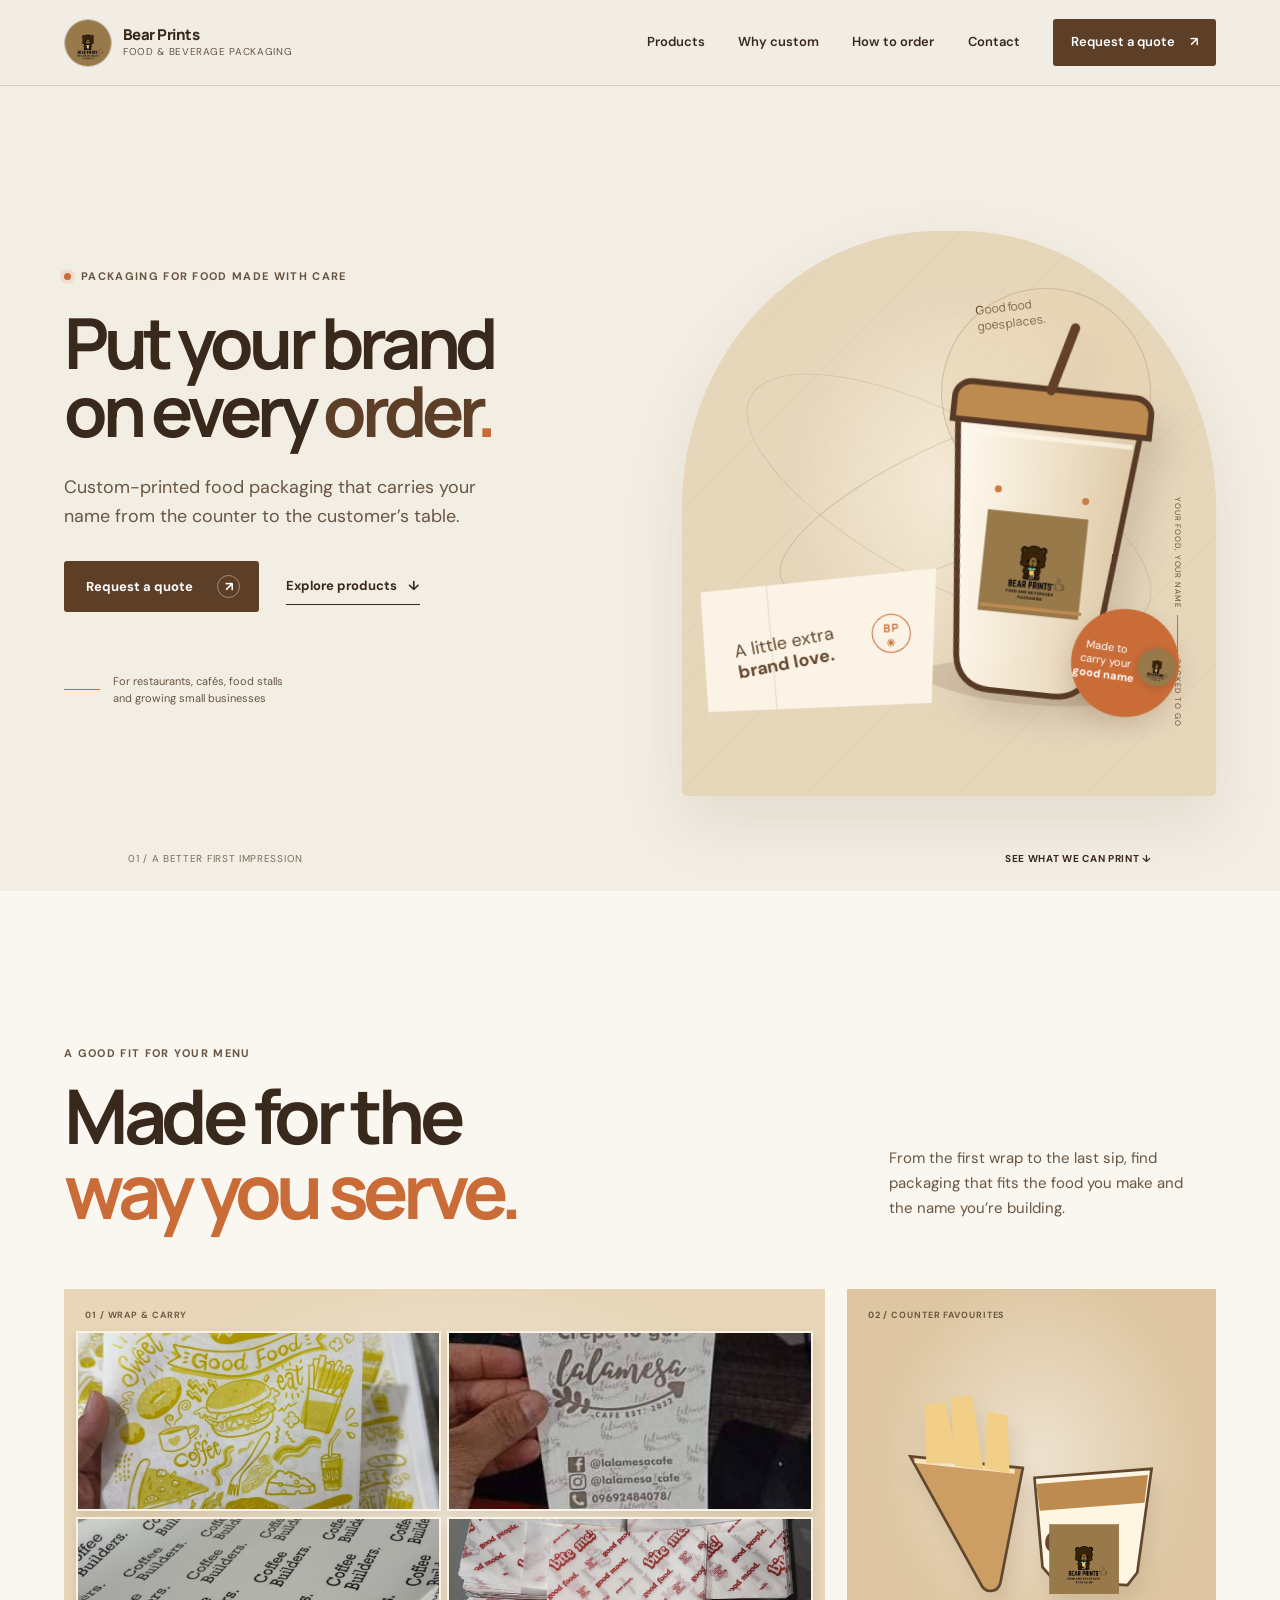
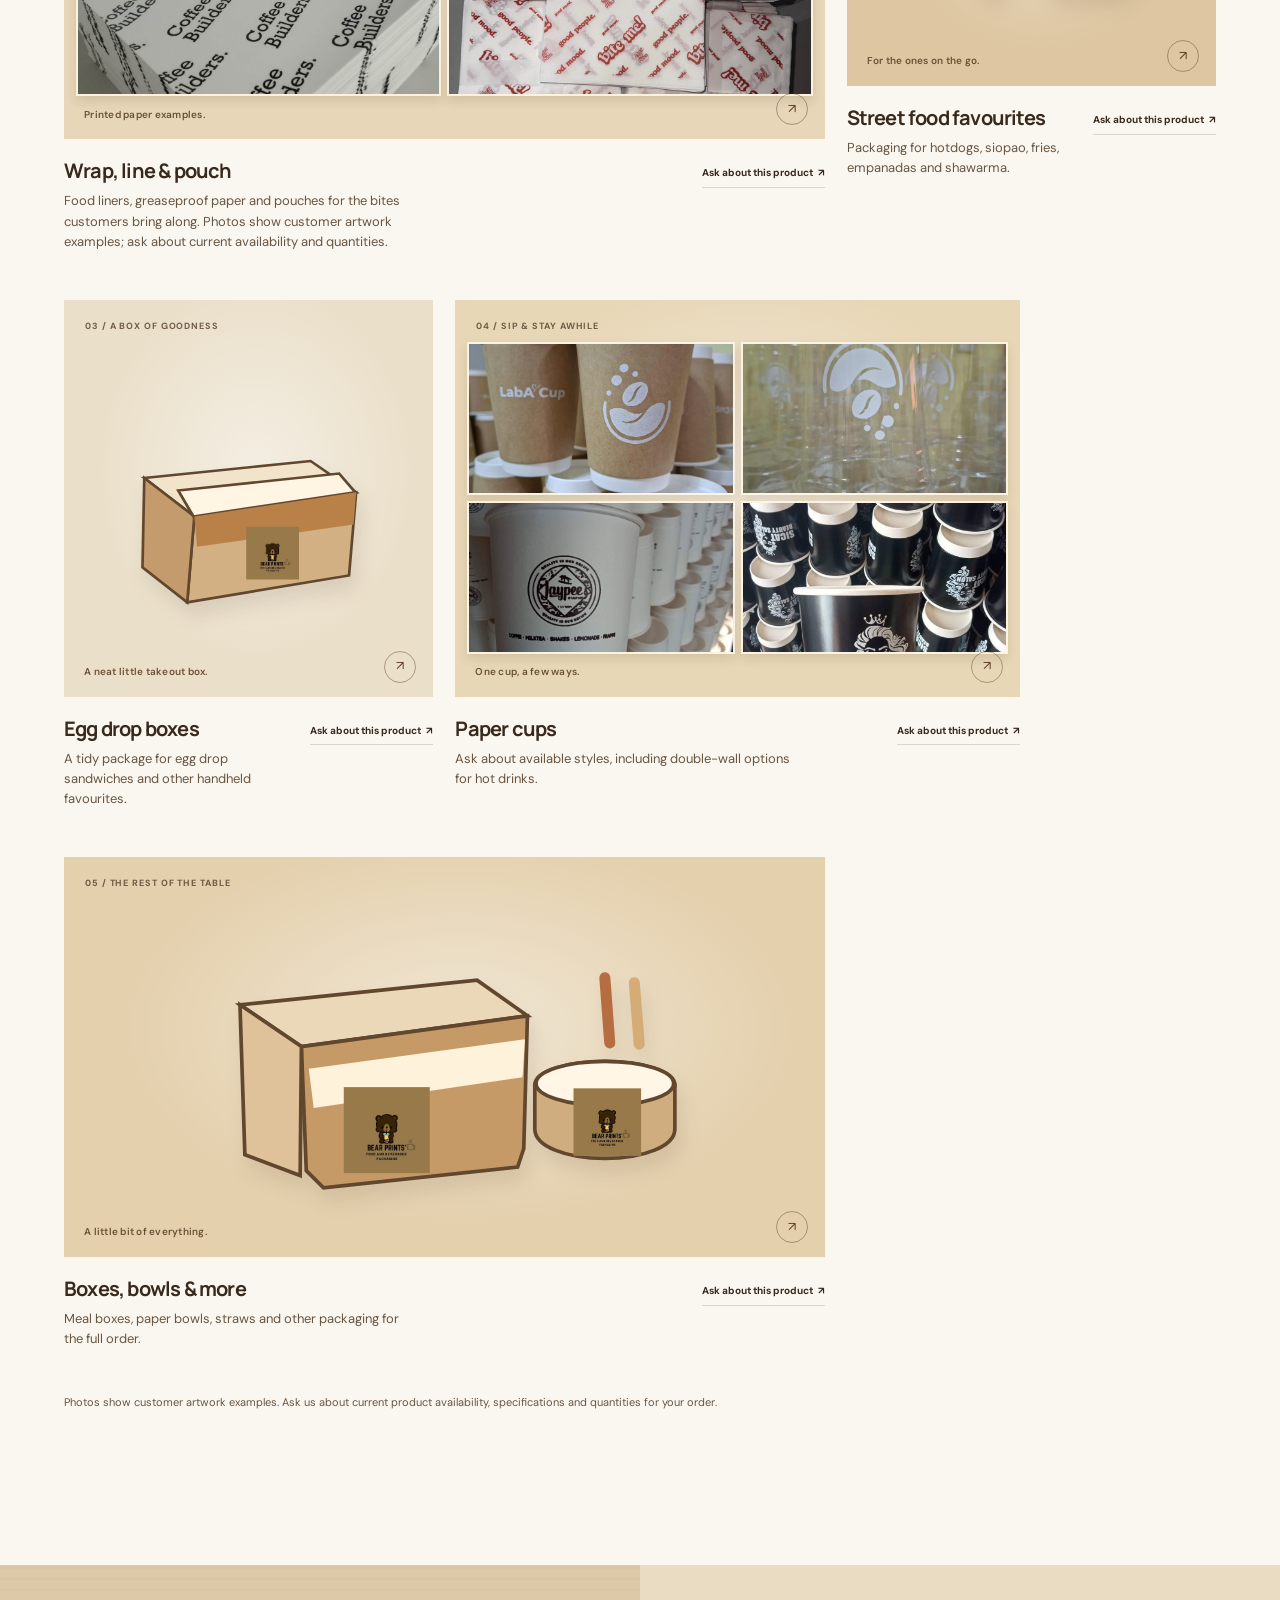
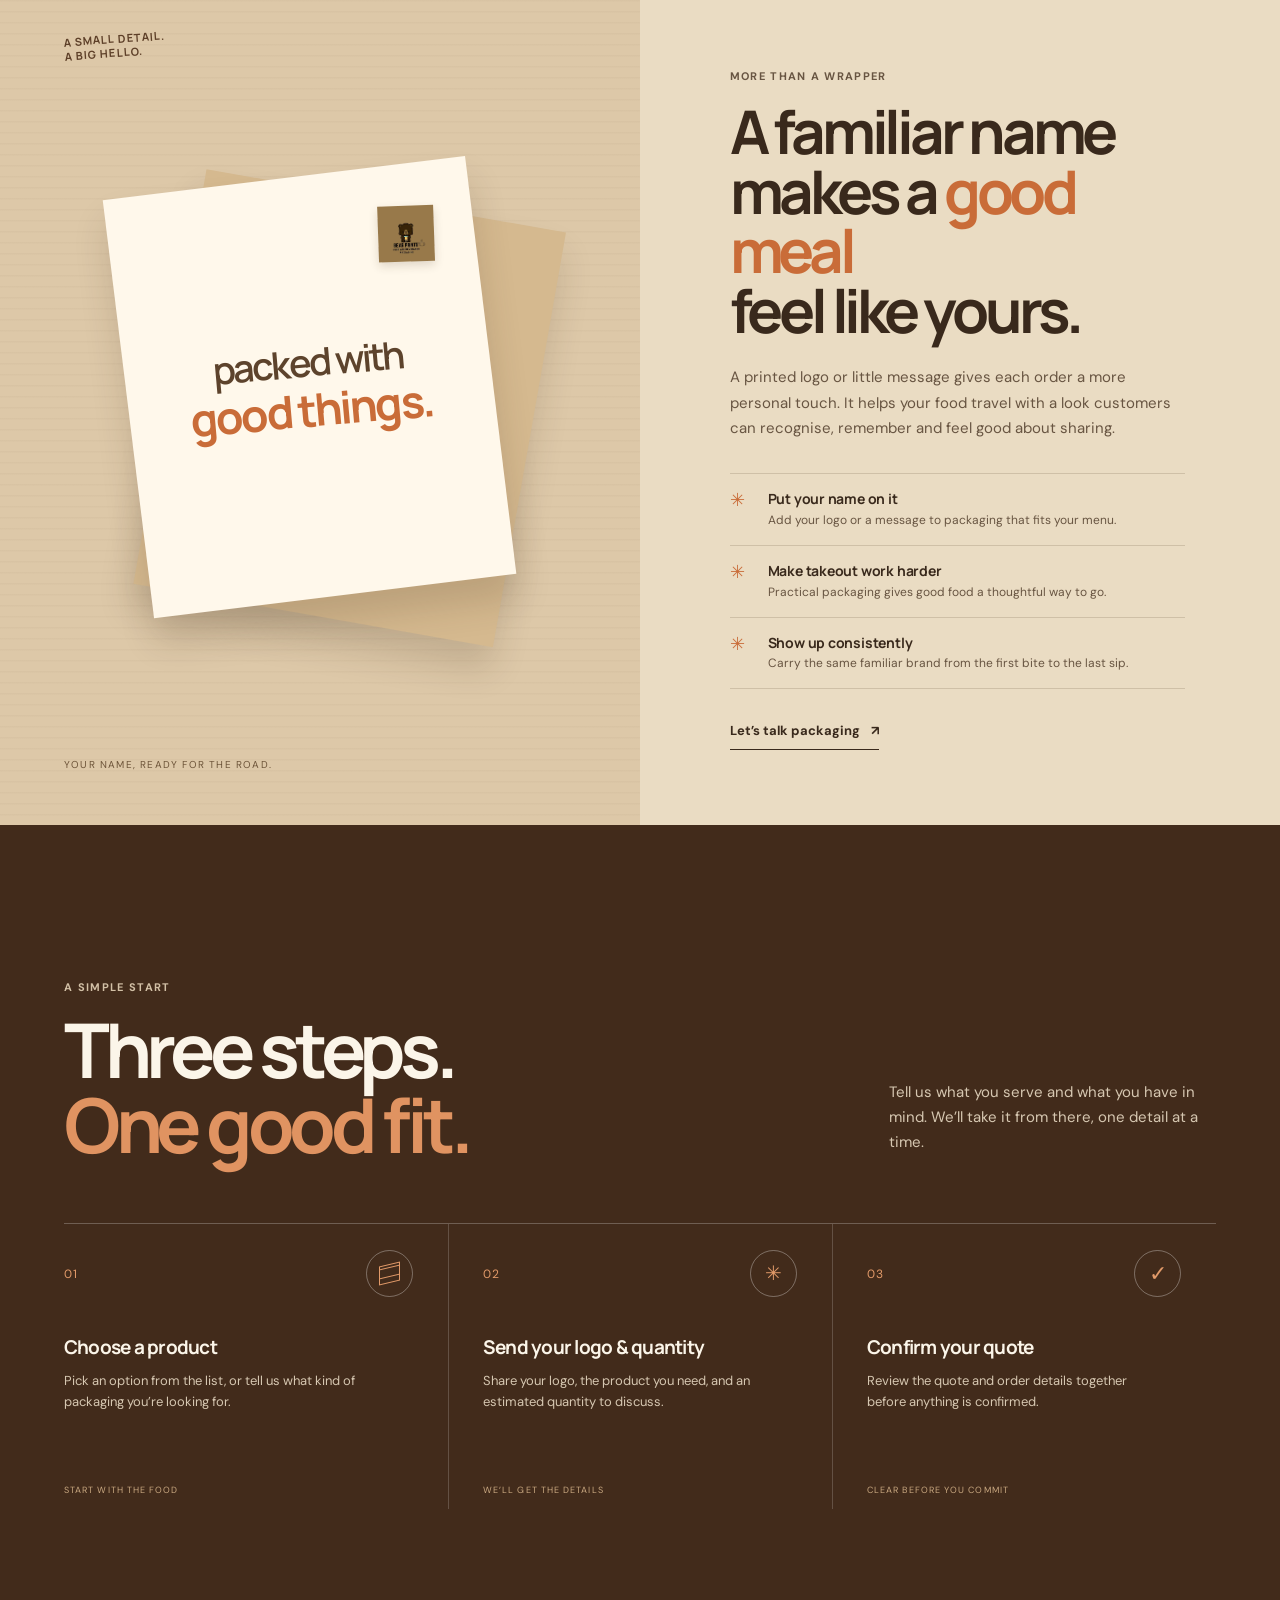
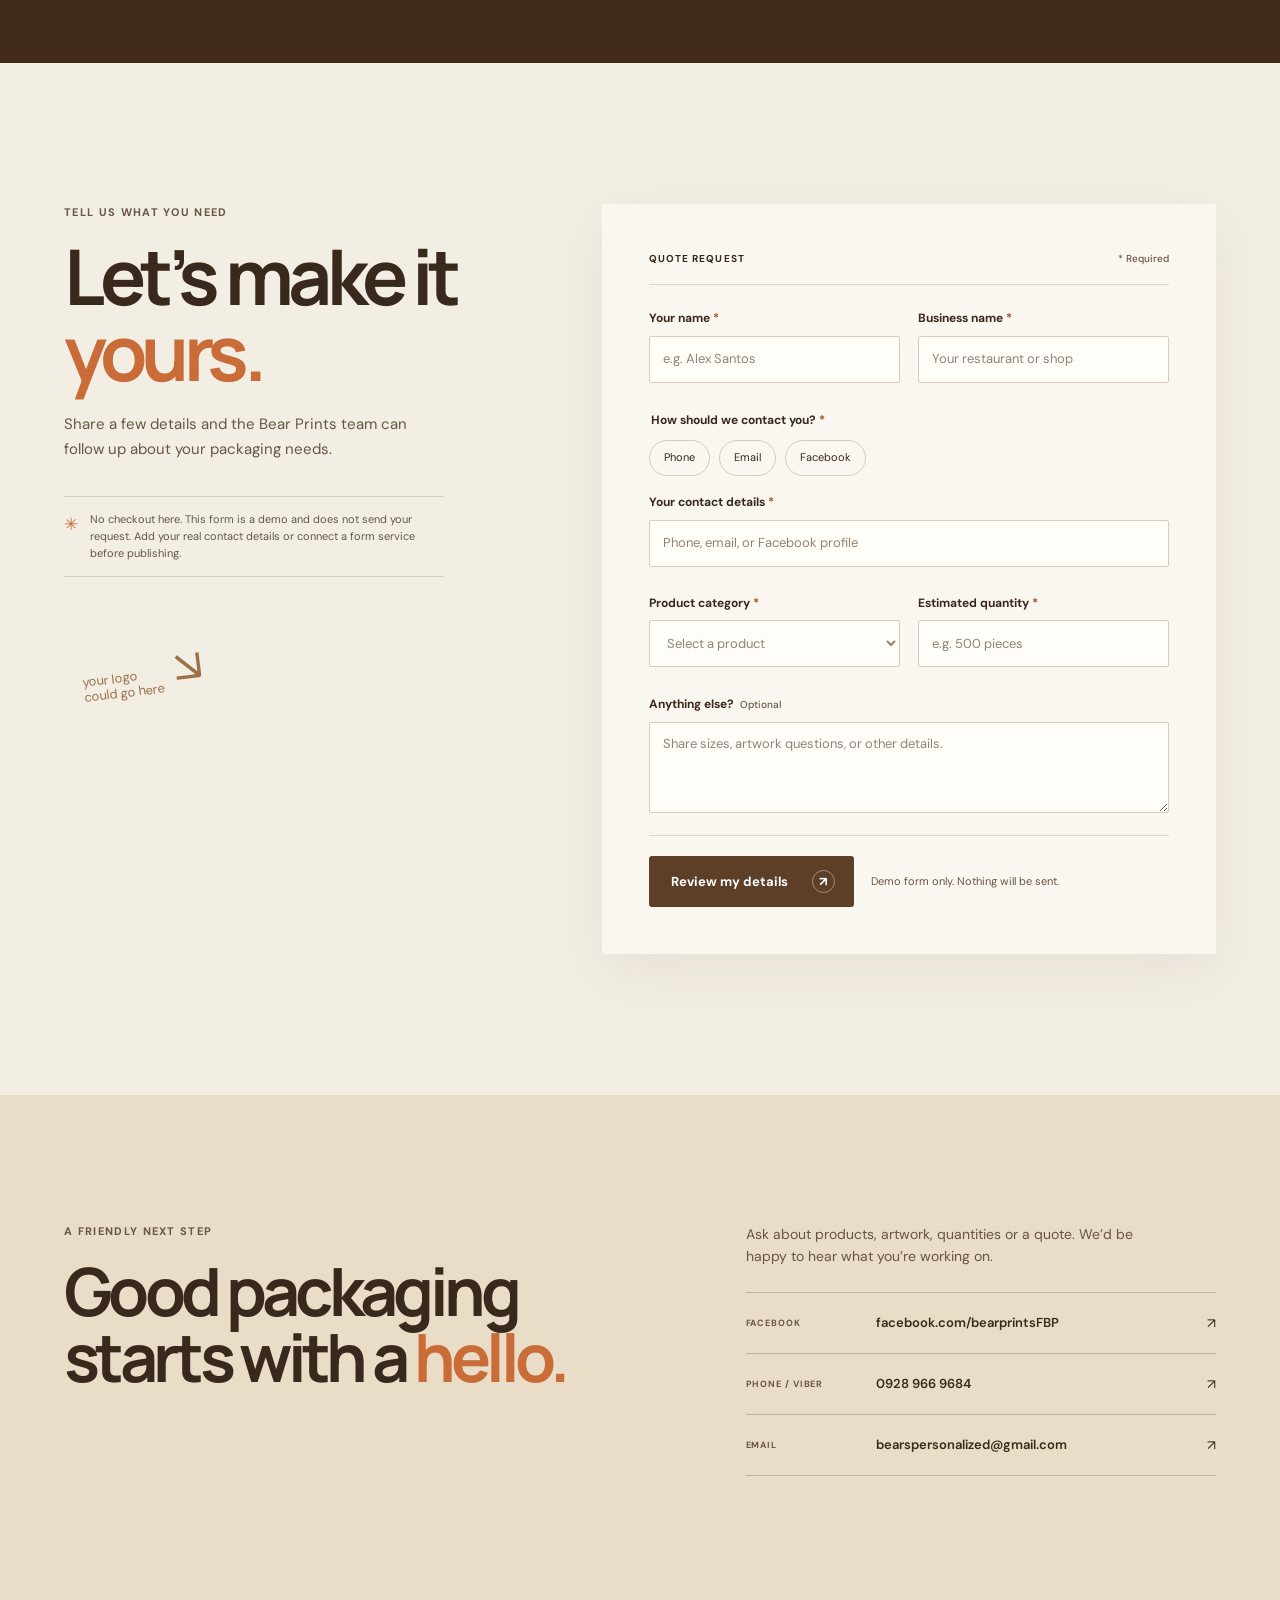
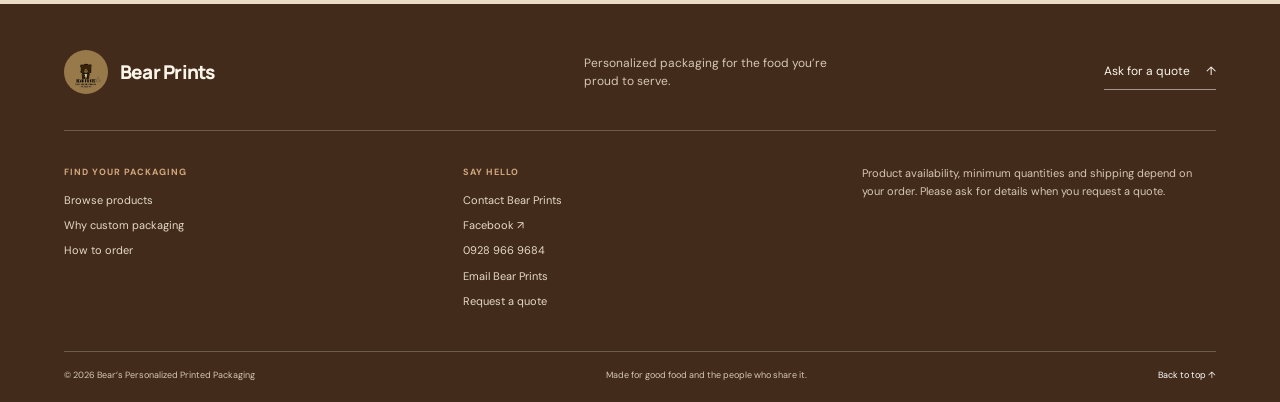
<file: index.html>
<!doctype html>
<html lang="en-PH">
<head>
  <meta charset="utf-8">
  <meta name="viewport" content="width=device-width, initial-scale=1">
  <meta name="theme-color" content="#f3eee4">
  <meta name="description" content="Custom-printed food packaging for restaurants, cafés, food stalls, and small businesses in the Philippines. Ask Bear Prints for a quote.">
  <meta property="og:type" content="website">
  <meta property="og:title" content="Bear Prints | Packaging with your name on it">
  <meta property="og:description" content="Custom-printed food packaging for the brands people take home.">
  <meta property="og:image" content="https://bearprints.example/assets/bear-prints-logo.jpg">
  <meta property="og:url" content="https://bearprints.example/">
  <link rel="canonical" href="https://bearprints.example/">
  <link rel="icon" href="assets/bear-prints-logo.jpg" type="image/jpeg">
  <link rel="preconnect" href="https://fonts.googleapis.com">
  <link rel="preconnect" href="https://fonts.gstatic.com" crossorigin>
  <link href="https://fonts.googleapis.com/css2?family=DM+Sans:wght@400;500;600;700&family=Manrope:wght@500;600;700;800&display=swap" rel="stylesheet">
  <link rel="stylesheet" href="styles.css">
  <title>Bear Prints | Packaging with your name on it</title>
  <script type="application/ld+json">
  {"@context":"https://schema.org","@type":"Organization","name":"Bear’s Personalized Printed Packaging","alternateName":"Bear Prints","description":"Custom-printed food and beverage packaging supplier in the Philippines.","logo":"https://bearprints.example/assets/bear-prints-logo.jpg","url":"https://bearprints.example/"}
  </script>
</head>
<body>
  <a class="skip-link" href="#main">Skip to content</a>
  <header class="site-header" id="top">
    <a class="brand" href="#top" aria-label="Bear Prints home">
      <img src="assets/bear-prints-logo.jpg" alt="Bear Prints bear mascot holding a drink" width="500" height="500">
      <span class="brand-copy"><strong>Bear Prints</strong><small>Food & beverage packaging</small></span>
    </a>
    <button class="menu-toggle" type="button" aria-expanded="false" aria-controls="primary-nav"><span class="menu-icon" aria-hidden="true"></span><span class="menu-label">Menu</span></button>
    <nav class="primary-nav" id="primary-nav" aria-label="Main navigation">
      <a href="#products">Products</a><a href="#why-custom">Why custom</a><a href="#how-to-order">How to order</a><a href="#contact">Contact</a>
      <a class="nav-quote" href="#quote">Request a quote <span aria-hidden="true">↗</span></a>
    </nav>
  </header>

  <main id="main">
    <section class="hero" aria-labelledby="hero-title">
      <div class="hero-copy">
        <p class="kicker"><span class="kicker-dot"></span> Packaging for food made with care</p>
        <h1 id="hero-title">Put your brand<br>on every <span class="hero-emphasis">order<span class="period">.</span></span></h1>
        <p class="hero-intro">Custom-printed food packaging that carries your name from the counter to the customer’s table.</p>
        <div class="hero-actions"><a class="button button-primary" href="#quote">Request a quote <span class="button-arrow" aria-hidden="true">↗</span></a><a class="text-link" href="#products">Explore products <span aria-hidden="true">↓</span></a></div>
        <div class="hero-note"><span class="note-rule"></span><span>For restaurants, cafés, food stalls<br>and growing small businesses</span></div>
      </div>
      <div class="hero-art" aria-label="Illustration of custom branded takeaway packaging">
        <div class="hero-art-label"><span>Good food</span><span>goes places.</span></div>
        <div class="art-sun" aria-hidden="true"></div><div class="art-orbit orbit-one" aria-hidden="true"></div><div class="art-orbit orbit-two" aria-hidden="true"></div>
        <svg class="hero-cup" viewBox="0 0 250 340" role="img" aria-labelledby="cup-title">
          <title id="cup-title">Illustrated takeaway cup carrying the Bear Prints logo</title>
          <defs><linearGradient id="cupBody" x1="0" x2="1"><stop stop-color="#fffaf0"/><stop offset=".5" stop-color="#f1e4cd"/><stop offset="1" stop-color="#ddc8a6"/></linearGradient></defs>
          <ellipse cx="128" cy="313" rx="87" ry="17" fill="#51351f" opacity=".14"/>
          <path d="M49 87h157l-21 207c-2 17-14 27-31 27h-54c-17 0-29-10-31-27L49 87Z" fill="url(#cupBody)" stroke="#583b26" stroke-width="5"/>
          <path d="M45 75c0-8 7-14 15-14h138c8 0 15 6 15 14v19H45V75Z" fill="#bd8a50" stroke="#583b26" stroke-width="5"/>
          <path d="M54 103h146" stroke="#fff8e9" stroke-width="4" opacity=".7"/>
          <path d="M126 62 141 7" stroke="#624127" stroke-width="8" stroke-linecap="round"/>
          <image href="assets/bear-prints-logo.jpg" x="80" y="168" width="92" height="86" preserveAspectRatio="xMidYMid meet"/>
          <path d="M86 249h84" stroke="#bd8a50" stroke-width="3" stroke-linecap="round"/>
          <circle cx="90" cy="150" r="3" fill="#ca7c43"/><circle cx="165" cy="153" r="3" fill="#ca7c43"/>
        </svg>
        <div class="hero-liner"><span class="liner-fold"></span><span class="liner-brand">A little extra<br><b>brand love.</b></span><span class="liner-stamp">BP<br>✳</span></div>
        <div class="art-caption"><span>YOUR FOOD, YOUR NAME</span><span class="caption-line"></span><span>PACKED TO GO</span></div>
        <div class="hero-sticker" aria-hidden="true"><span>Made to<br>carry your<br><b>good name</b></span><img class="hero-sticker-logo" src="assets/bear-prints-logo.jpg" alt=""></div>
      </div>
      <div class="hero-bottom"><span>01 / A better first impression</span><a href="#products">See what we can print <span aria-hidden="true">↓</span></a></div>
    </section>

    <section class="product-section section-pad" id="products" aria-labelledby="products-title">
      <div class="section-heading product-heading"><div><p class="section-tag">A good fit for your menu</p><h2 id="products-title">Made for the<br><span>way you serve.</span></h2></div><p class="section-aside">From the first wrap to the last sip, find packaging that fits the food you make and the name you’re building.</p></div>
      <div class="product-grid">
        <article class="product-card product-card-large">
          <a class="product-visual visual-liner" href="#quote" aria-label="Ask about food liners, greaseproof paper, and pouches">
            <span class="visual-index">01 / WRAP & CARRY</span><div class="cup-photo-grid liner-photo-grid" role="group" aria-label="Examples of custom printed food paper and pouches"><img src="assets/food-liner-yellow-example.jpg" alt="Greaseproof food paper with a yellow illustrated food pattern" loading="lazy"><img src="assets/printed-pouch-lalamesa-example.jpg" alt="Printed crepe pouch example with customer branding" loading="lazy"><img src="assets/printed-liners-coffee-builder.jpg" alt="Printed food liners with Coffee Builder artwork" loading="lazy"><img src="assets/printed-liners-bite-me.jpg" alt="Printed food liners with Bite Me artwork" loading="lazy"></div>
            <span class="visual-caption">Printed paper examples.</span><span class="visual-arrow" aria-hidden="true">↗</span></a>
          <div class="product-info"><div><h3>Wrap, line & pouch</h3><p>Food liners, greaseproof paper and pouches for the bites customers bring along. Photos show customer artwork examples; ask about current availability and quantities.</p></div><a class="product-link" href="#quote" data-product="Food liners, greaseproof paper, and pouches">Ask about this product <span aria-hidden="true">↗</span></a></div>
        </article>
        <article class="product-card">
          <a class="product-visual visual-meals" href="#quote" aria-label="Ask about hotdog, siopao, fries, empanada, and shawarma packaging">
            <span class="visual-index">02 / COUNTER FAVOURITES</span><svg class="food-illustration" viewBox="0 0 380 270" role="img" aria-label="Illustrated snack sleeves for fries and a sandwich"><path d="m55 91 126 13-25 128c-3 12-17 13-22 2L55 91Z" fill="#cd9e64" stroke="#62472f" stroke-width="3"/><path d="m60 96 112 12" stroke="#f5e3c5" stroke-width="5"/><g fill="#f2cf87"><path d="m73 99-2-65 23-4 15 69z"/><path d="m105 102-5-77 24-2 13 83z"/><path d="m138 105 3-65 23 6 2 64z"/></g><path d="m194 115 131-10-16 116-11 14-81-4-14-16z" fill="#fff5e3" stroke="#62472f" stroke-width="3"/><path d="m196 122 125-10-4 31-117 9z" fill="#bd8a50"/><path d="M228 183c-5-14-22-10-22 5 0 7 5 10 10 12-7 11-2 27 15 32 10 4 21 4 31 0 17-5 22-21 14-32 6-2 11-5 11-12 0-15-17-19-22-5-12-8-27-8-37 0Z" fill="#69472b"/><circle cx="238" cy="203" r="2"/><circle cx="259" cy="203" r="2"/><path d="M245 211q5 5 10 0" fill="none" stroke="#f1daba" stroke-width="2"/><image href="assets/bear-prints-logo.jpg" x="207" y="167" width="85" height="78" preserveAspectRatio="xMidYMid meet"/></svg><span class="visual-caption">For the ones on the go.</span><span class="visual-arrow" aria-hidden="true">↗</span></a>
          <div class="product-info"><div><h3>Street food favourites</h3><p>Packaging for hotdogs, siopao, fries, empanadas and shawarma.</p></div><a class="product-link" href="#quote" data-product="Hotdog, siopao, fries, empanada, and shawarma packaging">Ask about this product <span aria-hidden="true">↗</span></a></div>
        </article>
        <article class="product-card">
          <a class="product-visual visual-eggs" href="#quote" aria-label="Ask about egg drop boxes">
            <span class="visual-index">03 / A BOX OF GOODNESS</span><svg class="egg-illustration" viewBox="0 0 380 270" role="img" aria-label="Illustrated custom-printed egg drop sandwich box"><path d="m73 103 186-19 51 35-181 27z" fill="#f2e4ca" stroke="#62472f" stroke-width="3"/><path d="m129 146 181-27-8 93-181 30z" fill="#d2b084" stroke="#62472f" stroke-width="3"/><path d="m73 103 56 43-8 96-50-39z" fill="#c39b6d" stroke="#62472f" stroke-width="3"/><path d="m111 117 180-19 18 21-181 27z" fill="#fff5e2" stroke="#62472f" stroke-width="3"/><path d="m129 146 181-27-3 36-175 25z" fill="#b98148"/><circle cx="216" cy="186" r="28" fill="#f0debf"/><path d="M200 185c-3-8-12-6-12 3 0 4 3 6 6 7-4 7-1 14 8 17 6 2 12 2 18 0 9-3 11-10 7-17 3-1 6-3 6-7 0-9-10-11-13-3-6-5-14-5-20 0Z" fill="#68492d"/><image href="assets/bear-prints-logo.jpg" x="187" y="157" width="59" height="60" preserveAspectRatio="xMidYMid meet"/></svg><span class="visual-caption">A neat little takeout box.</span><span class="visual-arrow" aria-hidden="true">↗</span></a>
          <div class="product-info"><div><h3>Egg drop boxes</h3><p>A tidy package for egg drop sandwiches and other handheld favourites.</p></div><a class="product-link" href="#quote" data-product="Egg drop boxes">Ask about this product <span aria-hidden="true">↗</span></a></div>
        </article>
        <article class="product-card">
          <a class="product-visual visual-cups" href="#quote" aria-label="Ask about paper cups, including double-wall options">
            <span class="visual-index">04 / SIP & STAY AWHILE</span><div class="cup-photo-grid" role="group" aria-label="Customer supplied examples of printed and clear cups"><img src="assets/paper-cups-kraft-example.jpg" alt="Kraft paper cups with a printed customer logo" loading="lazy"><img src="assets/clear-cups-example.jpg" alt="Clear cups with a printed white logo" loading="lazy"><img src="assets/printed-cups-example-1.jpg" alt="White paper cup with a bakery logo" loading="lazy"><img src="assets/black-cups-sicat-example.jpg" alt="Black paper cups with white customer branding" loading="lazy"></div><span class="visual-caption">One cup, a few ways.</span><span class="visual-arrow" aria-hidden="true">↗</span></a>
          <div class="product-info"><div><h3>Paper cups</h3><p>Ask about available styles, including double-wall options for hot drinks.</p></div><a class="product-link" href="#quote" data-product="Paper cups, including double-wall options">Ask about this product <span aria-hidden="true">↗</span></a></div>
        </article>
        <article class="product-card product-card-wide">
          <a class="product-visual visual-boxes" href="#quote" aria-label="Ask about meal boxes, paper bowls, straws, and other packaging">
            <span class="visual-index">05 / THE REST OF THE TABLE</span><svg class="table-illustration" viewBox="0 0 440 280" role="img" aria-label="Illustrated kraft meal box, paper bowl, and paper straws"><path d="m54 91 193-20 41 29-184 25z" fill="#ead8b9" stroke="#62472f" stroke-width="3"/><path d="m104 125 184-25-3 108-5 15-158 17-14-14z" fill="#c59a67" stroke="#62472f" stroke-width="3"/><path d="m54 91 50 34-1 105-45-17z" fill="#dfc29a" stroke="#62472f" stroke-width="3"/><path d="m110 143 176-24-2 31-170 25z" fill="#fff2da"/><path d="M155 182c-4-10-16-7-16 4 0 5 4 7 8 8-5 8-2 19 11 23 8 3 16 3 24 0 13-4 16-15 11-23 4-1 8-3 8-8 0-11-13-14-17-4-8-6-21-6-29 0Z" fill="#67462b"/><ellipse cx="351" cy="156" rx="57" ry="19" fill="#f4e8d3" stroke="#62472f" stroke-width="3"/><path d="M294 155v37c0 14 25 24 57 24s57-10 57-24v-37" fill="#cfad7e" stroke="#62472f" stroke-width="3"/><ellipse cx="351" cy="155" rx="56" ry="18" fill="#fff6e6" stroke="#62472f" stroke-width="3"/><image href="assets/bear-prints-logo.jpg" x="324" y="159" width="58" height="55" preserveAspectRatio="xMidYMid meet"/><path d="m351 69 4 53" stroke="#b76d42" stroke-width="9" stroke-linecap="round"/><path d="m375 73 4 50" stroke="#d6ac76" stroke-width="9" stroke-linecap="round"/><image href="assets/bear-prints-logo.jpg" x="136" y="158" width="75" height="70" preserveAspectRatio="xMidYMid meet"/></svg><span class="visual-caption">A little bit of everything.</span><span class="visual-arrow" aria-hidden="true">↗</span></a>
          <div class="product-info"><div><h3>Boxes, bowls & more</h3><p>Meal boxes, paper bowls, straws and other packaging for the full order.</p></div><a class="product-link" href="#quote" data-product="Meal boxes, paper bowls, straws, and other packaging">Ask about this product <span aria-hidden="true">↗</span></a></div>
        </article>
      </div>
      <p class="product-footnote">Photos show customer artwork examples. Ask us about current product availability, specifications and quantities for your order.</p>
    </section>

    <section class="brand-section" id="why-custom" aria-labelledby="why-title">
      <div class="brand-art"><div class="brand-art-label">A SMALL DETAIL.<br><b>A BIG HELLO.</b></div><div class="brand-paper paper-back"></div><div class="brand-paper paper-front"><img class="paper-logo" src="assets/bear-prints-logo.jpg" alt="Bear Prints logo on packaging mockup"><div class="paper-copy">packed with<br><b>good things.</b></div></div><span class="brand-art-caption">Your name, ready for the road.</span></div>
      <div class="brand-copy-block"><p class="section-tag">More than a wrapper</p><h2 id="why-title">A familiar name<br>makes a <span>good meal</span><br>feel like yours.</h2><p class="brand-body">A printed logo or little message gives each order a more personal touch. It helps your food travel with a look customers can recognise, remember and feel good about sharing.</p><div class="brand-points"><div class="brand-point"><span class="point-mark">✳</span><div><h3>Put your name on it</h3><p>Add your logo or a message to packaging that fits your menu.</p></div></div><div class="brand-point"><span class="point-mark">✳</span><div><h3>Make takeout work harder</h3><p>Practical packaging gives good food a thoughtful way to go.</p></div></div><div class="brand-point"><span class="point-mark">✳</span><div><h3>Show up consistently</h3><p>Carry the same familiar brand from the first bite to the last sip.</p></div></div></div><a class="text-link brand-cta" href="#quote">Let’s talk packaging <span aria-hidden="true">↗</span></a></div>
    </section>

    <section class="process-section section-pad" id="how-to-order" aria-labelledby="process-title">
      <div class="process-top"><div><p class="section-tag">A simple start</p><h2 id="process-title">Three steps.<br><span>One good fit.</span></h2></div><p class="section-aside">Tell us what you serve and what you have in mind. We’ll take it from there, one detail at a time.</p></div>
      <div class="steps"><article class="step"><div class="step-top"><span class="step-no">01</span><span class="step-glyph glyph-box" aria-hidden="true"><i></i></span></div><h3>Choose a product</h3><p>Pick an option from the list, or tell us what kind of packaging you’re looking for.</p><span class="step-tail">START WITH THE FOOD</span></article><article class="step"><div class="step-top"><span class="step-no">02</span><span class="step-glyph glyph-mark" aria-hidden="true">✳</span></div><h3>Send your logo & quantity</h3><p>Share your logo, the product you need, and an estimated quantity to discuss.</p><span class="step-tail">WE’LL GET THE DETAILS</span></article><article class="step"><div class="step-top"><span class="step-no">03</span><span class="step-glyph glyph-check" aria-hidden="true">✓</span></div><h3>Confirm your quote</h3><p>Review the quote and order details together before anything is confirmed.</p><span class="step-tail">CLEAR BEFORE YOU COMMIT</span></article></div>
    </section>

    <section class="quote-section" id="quote" aria-labelledby="quote-title">
      <div class="quote-intro"><p class="section-tag">Tell us what you need</p><h2 id="quote-title">Let’s make it<br><span>yours.</span></h2><p>Share a few details and the Bear Prints team can follow up about your packaging needs.</p><div class="quote-note"><span class="quote-note-mark">✳</span><span>No checkout here. This form is a demo and does not send your request. Add your real contact details or connect a form service before publishing.</span></div><div class="quote-doodle" aria-hidden="true"><span>your logo<br>could go here</span><b>↘</b></div></div>
      <form class="quote-form" id="quote-form" method="dialog" novalidate>
        <div class="form-heading"><span>QUOTE REQUEST</span><span class="form-required">* Required</span></div>
        <div class="form-row"><label class="field"><span>Your name <b>*</b></span><input name="name" autocomplete="name" required placeholder="e.g. Alex Santos"><span class="field-error" aria-live="polite"></span></label><label class="field"><span>Business name <b>*</b></span><input name="business" autocomplete="organization" required placeholder="Your restaurant or shop"><span class="field-error" aria-live="polite"></span></label></div>
        <fieldset class="contact-choice"><legend>How should we contact you? <b>*</b></legend><div class="choice-options"><label><input type="radio" name="contact" value="Phone" required><span>Phone</span></label><label><input type="radio" name="contact" value="Email"><span>Email</span></label><label><input type="radio" name="contact" value="Facebook"><span>Facebook</span></label></div><label class="field contact-detail"><span>Your contact details <b>*</b></span><input name="contactDetail" required placeholder="Phone, email, or Facebook profile"><span class="field-error" aria-live="polite"></span></label></fieldset>
        <div class="form-row"><label class="field"><span>Product category <b>*</b></span><select name="category" required><option value="" disabled selected>Select a product</option><option>Food liners, greaseproof paper, and pouches</option><option>Hotdog, siopao, fries, empanada, and shawarma packaging</option><option>Egg drop boxes</option><option>Paper cups, including double-wall options</option><option>Meal boxes, paper bowls, straws, and other packaging</option><option>Not sure yet</option></select><span class="field-error" aria-live="polite"></span></label><label class="field"><span>Estimated quantity <b>*</b></span><input name="quantity" required placeholder="e.g. 500 pieces"><span class="field-error" aria-live="polite"></span></label></div>
        <label class="field message-field"><span>Anything else? <small>Optional</small></span><textarea name="message" rows="3" placeholder="Share sizes, artwork questions, or other details."></textarea></label>
        <div class="form-bottom"><button class="button button-primary form-submit" type="submit"><span class="submit-label">Review my details</span><span class="button-arrow" aria-hidden="true">↗</span></button><p id="form-feedback" class="form-feedback" role="status" aria-live="polite">Demo form only. Nothing will be sent.</p></div>
      </form>
    </section>

    <section class="contact-section" id="contact" aria-labelledby="contact-title"><div class="contact-heading"><p class="section-tag">A friendly next step</p><h2 id="contact-title">Good packaging<br>starts with a <span>hello.</span></h2></div><div class="contact-details"><p>Ask about products, artwork, quantities or a quote. We’d be happy to hear what you’re working on.</p><div class="contact-links"><a href="https://www.facebook.com/bearprintsFBP" class="contact-link" target="_blank" rel="noreferrer"><span class="contact-link-label">FACEBOOK</span><span class="contact-value">facebook.com/bearprintsFBP</span><span class="contact-arrow" aria-hidden="true">↗</span></a><a href="tel:+639289669684" class="contact-link"><span class="contact-link-label">PHONE / VIBER</span><span class="contact-value">0928 966 9684</span><span class="contact-arrow" aria-hidden="true">↗</span></a><a href="mailto:bearspersonalized@gmail.com" class="contact-link"><span class="contact-link-label">EMAIL</span><span class="contact-value">bearspersonalized@gmail.com</span><span class="contact-arrow" aria-hidden="true">↗</span></a></div></div></section>
  </main>
  <footer class="site-footer"><div class="footer-top"><a class="footer-brand" href="#top"><img src="assets/bear-prints-logo.jpg" alt="" width="500" height="500"><span>Bear Prints</span></a><p>Personalized packaging for the food you’re proud to serve.</p><a class="footer-cta" href="#quote">Ask for a quote <span aria-hidden="true">↑</span></a></div><div class="footer-grid"><div><span class="footer-label">FIND YOUR PACKAGING</span><a href="#products">Browse products</a><a href="#why-custom">Why custom packaging</a><a href="#how-to-order">How to order</a></div><div><span class="footer-label">SAY HELLO</span><a href="#contact">Contact Bear Prints</a><a href="https://www.facebook.com/bearprintsFBP" target="_blank" rel="noreferrer">Facebook <span aria-hidden="true">↗</span></a><a href="tel:+639289669684">0928 966 9684</a><a href="mailto:bearspersonalized@gmail.com">Email Bear Prints</a><a href="#quote">Request a quote</a></div><p class="footer-note">Product availability, minimum quantities and shipping depend on your order. Please ask for details when you request a quote.</p></div><div class="footer-bottom"><span>© <span id="year">2026</span> Bear’s Personalized Printed Packaging</span><span>Made for good food and the people who share it.</span><a href="#top">Back to top ↑</a></div></footer>
  <script src="script.js" defer></script>
</body>
</html>
</file>
<file: styles.css>
:root{color-scheme:light;--paper:#f3eee4;--paper-light:#faf7f0;--ink:#39291c;--ink-soft:#685542;--brown:#5d3f28;--brown-deep:#422b1b;--kraft:#d5b88f;--kraft-light:#eadcc3;--orange:#c96c38;--orange-deep:#a64d22;--line:rgba(75,53,33,.17);--font-body:"DM Sans",Arial,sans-serif;--font-display:"Manrope","DM Sans",sans-serif;--ease:cubic-bezier(.22,.8,.25,1);--gutter:clamp(1.1rem,5vw,5.4rem)}
*{box-sizing:border-box}html{scroll-behavior:smooth;scroll-padding-top:96px}body{margin:0;background:var(--paper);color:var(--ink);font-family:var(--font-body);font-size:16px;line-height:1.58;-webkit-font-smoothing:antialiased}a{color:inherit}button,input,select,textarea{font:inherit}button,a{-webkit-tap-highlight-color:transparent}a:focus-visible,button:focus-visible,input:focus-visible,select:focus-visible,textarea:focus-visible{outline:3px solid var(--orange);outline-offset:4px}.skip-link{position:fixed;z-index:1000;top:12px;left:12px;transform:translateY(-180%);background:var(--brown-deep);color:#fff;padding:12px 16px;border-radius:5px}.skip-link:focus{transform:translateY(0)}
.site-header{height:86px;padding:0 var(--gutter);display:flex;align-items:center;justify-content:space-between;border-bottom:1px solid var(--line);position:relative;z-index:20;background:rgba(243,238,228,.96)}.brand{display:flex;align-items:center;gap:11px;text-decoration:none}.brand img{width:48px;height:48px;object-fit:cover;border-radius:50%;border:1px solid rgba(57,41,28,.25)}.brand-copy{display:grid;line-height:1.2;gap:4px}.brand-copy strong{font:800 15px/1 var(--font-display);letter-spacing:-.035em}.brand-copy small{font-size:10px;letter-spacing:.065em;text-transform:uppercase;color:var(--ink-soft)}.primary-nav{display:flex;align-items:center;gap:clamp(18px,2.6vw,40px)}.primary-nav>a{font-size:13px;font-weight:600;text-decoration:none;transition:color .2s ease}.primary-nav>a:not(.nav-quote):hover{color:var(--orange-deep)}.primary-nav .nav-quote{padding:13px 18px;background:var(--brown);color:white;border-radius:3px;transition:transform .25s var(--ease),background .25s}.nav-quote span{display:inline-block;margin-left:12px;transition:transform .25s var(--ease)}.nav-quote:hover{background:var(--orange-deep);transform:translateY(-2px)}.nav-quote:hover span{transform:translate(2px,-2px)}.menu-toggle{display:none}
.hero{min-height:min(805px,calc(100svh - 86px));padding:86px var(--gutter) 36px;position:relative;display:grid;grid-template-columns:minmax(0,1.03fr) minmax(400px,.97fr);align-items:center;gap:4vw;overflow:hidden}.hero-copy{position:relative;z-index:2;padding-bottom:53px}.kicker,.section-tag{font-size:11px;text-transform:uppercase;letter-spacing:.12em;font-weight:700;color:var(--ink-soft);margin:0 0 24px}.kicker{display:flex;gap:10px;align-items:center}.kicker-dot{width:7px;height:7px;border-radius:50%;background:var(--orange);box-shadow:0 0 0 4px rgba(201,108,56,.12)}h1,h2,h3,p{margin-top:0}h1,h2{font-family:var(--font-display);font-weight:700;letter-spacing:-.07em}h1{font-size:clamp(3.5rem,7.5vw,7.45rem);line-height:.96;margin:0 0 29px;max-width:780px}h1 .hero-emphasis{color:var(--brown);position:relative;white-space:nowrap}.period{color:var(--orange)}.hero-intro{font-size:clamp(1.03rem,1.4vw,1.18rem);line-height:1.6;color:var(--ink-soft);max-width:440px;margin:0 0 31px}.hero-actions{display:flex;align-items:center;gap:27px}.button{min-height:51px;display:inline-flex;align-items:center;justify-content:center;gap:24px;border:0;text-decoration:none;font-size:13px;font-weight:700;cursor:pointer}.button-primary{background:var(--brown);color:#fff;padding:0 19px 0 22px;border-radius:3px;transition:transform .3s var(--ease),background .25s,box-shadow .3s var(--ease)}.button-arrow{display:inline-flex;align-items:center;justify-content:center;width:23px;height:23px;border:1px solid rgba(255,255,255,.4);border-radius:50%;transition:transform .3s var(--ease),background .3s}.button-primary:hover{background:var(--orange-deep);transform:translateY(-3px);box-shadow:0 8px 16px rgba(66,43,27,.15)}.button-primary:hover .button-arrow{transform:rotate(45deg);background:rgba(255,255,255,.12)}.button-primary:active{transform:translateY(0) scale(.98)}.text-link{display:inline-flex;align-items:center;gap:11px;font-size:13px;font-weight:700;text-decoration:none;border-bottom:1px solid var(--ink);padding:7px 0;transition:gap .25s var(--ease),color .2s}.text-link:hover{gap:17px;color:var(--orange-deep)}.hero-note{display:flex;align-items:center;gap:13px;margin-top:61px;font-size:11px;line-height:1.5;color:var(--ink-soft)}.note-rule{height:1px;width:36px;background:var(--orange)}.hero-art{height:min(565px,64vw);min-height:440px;position:relative;isolation:isolate;background:#e6d6ba;border-radius:48% 48% 5px 5px/49% 49% 5px 5px;overflow:hidden;box-shadow:0 28px 65px rgba(80,55,31,.1)}.hero-art:before{content:"";position:absolute;inset:0;background:radial-gradient(ellipse at 52% 45%,rgba(255,249,234,.64),transparent 45%),repeating-linear-gradient(135deg,transparent 0 16px,rgba(114,77,42,.025) 17px 18px);z-index:-1}.art-sun{position:absolute;width:210px;height:210px;top:57px;right:65px;border:1px solid rgba(98,68,41,.2);border-radius:50%;background:rgba(235,212,176,.38)}.art-orbit{position:absolute;width:370px;height:115px;border:1px solid rgba(99,71,42,.2);border-radius:50%;left:50%;top:48%;transform:translate(-50%,-50%) rotate(-25deg)}.orbit-two{width:450px;height:165px;transform:translate(-50%,-50%) rotate(28deg);border-color:rgba(99,71,42,.13)}.hero-cup{position:absolute;height:77%;width:55%;left:39%;top:12%;filter:drop-shadow(16px 20px 15px rgba(53,35,19,.12));transform:rotate(6deg);animation:cup-settle 1.1s var(--ease) both}.hero-liner{position:absolute;width:47%;height:27%;left:3%;bottom:13%;transform:rotate(-11deg);background:#fbf4e6;box-shadow:7px 16px 25px rgba(63,41,20,.16);clip-path:polygon(6% 0,100% 14%,88% 100%,0 78%);display:flex;align-items:center;justify-content:space-between;padding:6% 7%;animation:paper-open .9s .1s var(--ease) both}.liner-fold{position:absolute;inset:0 auto 0 29%;width:1px;background:rgba(112,77,43,.17);transform:rotate(6deg)}.liner-brand{font-size:clamp(13px,1.4vw,19px);line-height:1.2;position:relative;z-index:1;color:#63472e}.liner-stamp{font:700 11px/1.35 var(--font-display);letter-spacing:.05em;color:var(--orange);border:1px solid var(--orange);border-radius:50%;width:39px;height:39px;text-align:center;padding-top:6px;transform:rotate(10deg)}.hero-art-label{position:absolute;top:49px;left:11%;font:500 12px/1.35 var(--font-display);color:var(--brown);transform:rotate(-7deg)}.hero-art-label span{display:block}.hero-sticker{position:absolute;right:7%;bottom:14%;width:108px;height:108px;background:var(--orange);border-radius:50%;color:white;display:flex;align-items:center;justify-content:center;gap:2px;text-align:center;font-size:11px;line-height:1.3;transform:rotate(8deg);box-shadow:0 10px 22px rgba(88,53,29,.17)}.hero-sticker svg{width:26px;fill:#f6e8d1}.art-caption{position:absolute;right:6%;top:47%;display:flex;gap:7px;align-items:center;font-size:8px;letter-spacing:.11em;color:#6d5137;writing-mode:vertical-rl}.caption-line{height:37px;width:1px;background:var(--orange)}.hero-bottom{grid-column:1/-1;position:absolute;bottom:24px;left:var(--gutter);right:var(--gutter);display:flex;justify-content:space-between;font-size:10px;letter-spacing:.07em;text-transform:uppercase;color:#796b59}.hero-bottom a{text-decoration:none;color:var(--ink);font-weight:700;transition:color .2s}.hero-bottom a:hover{color:var(--orange-deep)}
.section-pad{padding:clamp(88px,12vw,165px) var(--gutter)}.product-section{background:var(--paper-light)}.section-heading,.process-top{display:flex;justify-content:space-between;align-items:flex-end;gap:40px;margin-bottom:61px}.section-tag{margin-bottom:17px}.section-heading h2,.process-top h2,.brand-copy-block h2,.quote-intro h2,.contact-heading h2{font-size:clamp(3rem,5.9vw,6rem);line-height:.99;margin:0}.section-heading h2 span,.process-top h2 span,.brand-copy-block h2 span,.quote-intro h2 span,.contact-heading h2 span{color:var(--orange)}.section-aside{max-width:315px;color:var(--ink-soft);font-size:15px;line-height:1.65;margin:0 1% 8px 0}.product-grid{display:grid;grid-template-columns:repeat(6,minmax(0,1fr));column-gap:22px;row-gap:48px}.product-card{grid-column:span 3;min-width:0}.product-card-large{grid-column:span 4}.product-card-wide{grid-column:span 4}.product-card:nth-child(2){grid-column:span 2}.product-card:nth-child(3){grid-column:span 2}.product-card:nth-child(4){grid-column:span 3}.product-visual{height:clamp(245px,31vw,397px);position:relative;display:block;overflow:hidden;text-decoration:none;background:#e9dec9;isolation:isolate}.product-card-large .product-visual{height:clamp(300px,37vw,450px)}.product-card-wide .product-visual{height:clamp(265px,33vw,400px)}.product-visual:before{content:"";position:absolute;inset:0;background:radial-gradient(ellipse at 52% 43%,rgba(255,255,255,.48),transparent 60%);z-index:-1}.visual-liner{background:#e7d6b8}.visual-meals{background:#ddc6a1}.visual-eggs{background:#eadfc9}.visual-cups{background:#e8d7b7}.visual-boxes{background:#e4d0ad}.visual-index{position:absolute;top:19px;left:21px;font-size:9px;letter-spacing:.1em;font-weight:700;color:rgba(71,50,31,.75)}.liner-illustration,.food-illustration,.egg-illustration,.cups-illustration,.table-illustration{position:absolute;width:92%;height:86%;inset:9% 4% 5%;overflow:visible;filter:drop-shadow(5px 13px 9px rgba(71,45,21,.11));transition:transform .5s var(--ease),filter .5s}.product-card-large .liner-illustration{width:95%;height:91%;inset:5% 1% 4%}.product-visual:hover svg{transform:translateY(-8px) rotate(-1.5deg) scale(1.025);filter:drop-shadow(10px 20px 12px rgba(71,45,21,.16))}.visual-caption{position:absolute;left:20px;bottom:17px;font-size:10px;font-weight:600;letter-spacing:.025em;color:#6b5237}.visual-arrow{position:absolute;right:17px;bottom:14px;width:32px;height:32px;border:1px solid rgba(76,52,31,.4);border-radius:50%;display:grid;place-items:center;font-size:13px;color:var(--brown);transition:transform .25s var(--ease),background .25s,color .25s}.product-visual:hover .visual-arrow{transform:rotate(45deg);background:var(--brown);color:white}.product-info{display:flex;justify-content:space-between;align-items:flex-start;gap:14px;padding:20px 0 0}.product-info h3{font:700 20px/1.2 var(--font-display);letter-spacing:-.04em;margin:0 0 8px}.product-info p{font-size:13px;line-height:1.55;color:var(--ink-soft);margin:0;max-width:350px}.product-link{flex:0 0 auto;font-size:10px;font-weight:700;text-decoration:none;padding:6px 0;border-bottom:1px solid var(--line);transition:color .2s,border-color .2s}.product-link span{display:inline-block;margin-left:3px;transition:transform .2s}.product-link:hover{color:var(--orange-deep);border-color:var(--orange)}.product-link:hover span{transform:translate(2px,-2px)}.product-footnote{font-size:11px;color:var(--ink-soft);margin:45px 0 0}
.brand-section{display:grid;grid-template-columns:1fr 1fr;min-height:730px;background:var(--kraft-light)}.brand-art{position:relative;min-height:660px;overflow:hidden;display:grid;place-items:center;background:#ddc8a8}.brand-art:before{content:"";position:absolute;inset:0;background:repeating-linear-gradient(0deg,transparent 0 9px,rgba(91,65,39,.035) 10px 11px)}.brand-art-label{position:absolute;top:67px;left:var(--gutter);font:700 11px/1.3 var(--font-display);letter-spacing:.1em;color:var(--brown);transform:rotate(-4deg)}.brand-paper{position:absolute;width:57%;height:49%;box-shadow:0 24px 35px rgba(58,38,18,.16);transition:transform .7s var(--ease)}.paper-back{background:#d5b98f;transform:translate(8%,3%) rotate(10deg)}.paper-front{background:#fff8eb;transform:translate(-3%,-2%) rotate(-7deg);display:flex;align-items:center;justify-content:center;flex-direction:column;text-align:center}.brand-art:hover .paper-front{transform:translate(-4%,-5%) rotate(-9deg)}.brand-art:hover .paper-back{transform:translate(10%,5%) rotate(13deg)}.paper-seal{position:absolute;top:12%;right:12%;width:43px;height:43px;border:1px solid var(--orange);border-radius:50%;display:grid;place-content:center;font:700 10px/1.2 var(--font-display);color:var(--orange);transform:rotate(9deg)}.paper-copy{font:600 clamp(20px,3vw,38px)/1.16 var(--font-display);letter-spacing:-.07em;color:#5d432c;transform:rotate(2deg)}.paper-copy b{font-size:1.18em;color:var(--orange)}.paper-bear{font-size:33px;color:#65472c;margin-top:17px}.brand-art-caption{position:absolute;bottom:52px;left:var(--gutter);font-size:10px;letter-spacing:.12em;text-transform:uppercase;color:#6d5439}.brand-copy-block{padding:clamp(64px,8vw,115px) clamp(32px,7.4vw,115px) 75px clamp(40px,7vw,105px);align-self:center}.brand-copy-block h2{font-size:clamp(2.9rem,4.7vw,5.15rem);margin:0 0 25px}.brand-body{max-width:470px;font-size:15px;line-height:1.7;color:var(--ink-soft);margin:0 0 31px}.brand-points{border-top:1px solid var(--line)}.brand-point{display:grid;grid-template-columns:26px 1fr;gap:12px;padding:16px 0;border-bottom:1px solid var(--line)}.point-mark{color:var(--orange);font-size:18px;line-height:1.2}.brand-point h3{font:700 14px/1.35 var(--font-display);margin:0 0 2px;letter-spacing:-.015em}.brand-point p{font-size:12px;line-height:1.5;color:var(--ink-soft);margin:0}.brand-cta{margin-top:25px}
.process-section{background:var(--brown-deep);color:#fbf5e9}.process-top{align-items:flex-end}.process-top .section-tag{color:#d2c0a6}.process-top h2 span{color:#e09361}.process-top .section-aside{color:#d6c7b1}.steps{display:grid;grid-template-columns:repeat(3,1fr);border-top:1px solid rgba(255,255,255,.24)}.step{padding:26px 35px 16px 0;min-height:285px;position:relative}.step+.step{border-left:1px solid rgba(255,255,255,.18);padding-left:34px}.step-top{display:flex;align-items:center;justify-content:space-between;margin-bottom:39px}.step-no{font-size:12px;letter-spacing:.08em;color:#e29a69}.step-glyph{width:47px;height:47px;border:1px solid rgba(255,255,255,.32);border-radius:50%;display:grid;place-items:center;color:#e29a69;font-size:20px;transition:background .3s,transform .4s var(--ease)}.step:hover .step-glyph{background:rgba(226,154,105,.12);transform:rotate(-9deg) scale(1.05)}.glyph-box{position:relative}.glyph-box:before{content:"";width:19px;height:17px;border:1.5px solid #e29a69;transform:skewY(-13deg)}.glyph-box i{position:absolute;width:19px;height:10px;border-top:1.5px solid #e29a69;border-bottom:1.5px solid #e29a69;transform:translateY(-2px) skewY(-13deg)}.glyph-check{font-size:22px}.step h3{font:700 19px/1.25 var(--font-display);letter-spacing:-.04em;margin:0 0 11px}.step p{max-width:300px;color:#d6c7b1;font-size:13px;line-height:1.6;margin:0}.step-tail{position:absolute;left:0;bottom:12px;font-size:9px;letter-spacing:.12em;color:#c9a881}.step+.step .step-tail{left:34px}
.quote-section{background:var(--paper);padding:clamp(85px,11vw,150px) var(--gutter);display:grid;grid-template-columns:minmax(270px,.8fr) minmax(0,1.2fr);gap:clamp(50px,10vw,155px);align-items:start}.quote-intro{position:relative;padding-bottom:130px}.quote-intro h2{font-size:clamp(3.4rem,6vw,6rem);margin-bottom:22px}.quote-intro>p:not(.section-tag){color:var(--ink-soft);font-size:15px;line-height:1.65;max-width:365px;margin:0}.quote-note{display:flex;gap:12px;align-items:flex-start;max-width:380px;margin-top:34px;padding:14px 0;border-top:1px solid var(--line);border-bottom:1px solid var(--line);font-size:11px;line-height:1.55;color:var(--ink-soft)}.quote-note-mark{color:var(--orange);font-size:17px}.quote-doodle{position:absolute;bottom:8px;left:18px;display:flex;align-items:flex-end;gap:12px;color:#9b7148;transform:rotate(-7deg);font-size:13px;line-height:1.2}.quote-doodle b{font-size:45px;font-weight:400}.quote-form{background:var(--paper-light);padding:clamp(25px,4vw,47px);box-shadow:0 18px 50px rgba(72,51,30,.07)}.form-heading{display:flex;justify-content:space-between;border-bottom:1px solid var(--line);padding:0 0 17px;margin-bottom:24px;font-size:10px;letter-spacing:.11em;font-weight:700}.form-required{font-size:10px;text-transform:none;letter-spacing:0;color:var(--ink-soft);font-weight:500}.form-row{display:grid;grid-template-columns:1fr 1fr;gap:18px}.field{display:flex;flex-direction:column;gap:8px;margin:0 0 20px;min-width:0}.field>span,.contact-choice legend{font-size:12px;font-weight:700}.field>span b,.contact-choice legend b{color:var(--orange-deep)}.field small{font-size:10px;color:var(--ink-soft);font-weight:500;margin-left:3px}.field input,.field select,.field textarea{width:100%;border:1px solid #d8cbb7;background:#fffdf8;color:var(--ink);border-radius:2px;min-height:47px;padding:11px 13px;font-size:13px;transition:border-color .2s,box-shadow .2s}.field textarea{min-height:91px;resize:vertical}.field input::placeholder,.field textarea::placeholder{color:#928473}.field select:invalid{color:#928473}.field input:focus,.field select:focus,.field textarea:focus{border-color:var(--orange);box-shadow:0 0 0 3px rgba(201,108,56,.1);outline:0}.field-error{font-size:11px;color:#a43c29;min-height:0}.field.has-error input,.field.has-error select{border-color:#a43c29;background:#fff9f6}.contact-choice{margin:0;padding:0;border:0}.contact-choice legend{margin-bottom:10px}.choice-options{display:flex;gap:9px;flex-wrap:wrap;margin-bottom:17px}.choice-options label{cursor:pointer}.choice-options input{position:absolute;opacity:0;pointer-events:none}.choice-options span{display:inline-flex;min-height:36px;align-items:center;padding:0 14px;border:1px solid #d8cbb7;border-radius:20px;font-size:11px;transition:background .2s,color .2s,border-color .2s}.choice-options input:checked+span{background:var(--brown);color:white;border-color:var(--brown)}.choice-options input:focus-visible+span{outline:3px solid var(--orange);outline-offset:3px}.contact-detail{margin-bottom:19px}.message-field{margin-bottom:22px}.form-bottom{display:flex;align-items:center;gap:17px;border-top:1px solid var(--line);padding-top:20px}.form-submit{min-width:191px}.form-feedback{margin:0;font-size:11px;color:var(--ink-soft);line-height:1.45}.form-feedback.success{color:#365c3e;font-weight:600}.form-feedback.error{color:#a43c29;font-weight:600}
.contact-section{background:#e9ddc8;padding:clamp(80px,10vw,135px) var(--gutter);display:grid;grid-template-columns:1fr .85fr;gap:10vw}.contact-heading h2{font-size:clamp(3rem,5.2vw,5.6rem)}.contact-details{align-self:end}.contact-details>p{font-size:14px;color:var(--ink-soft);max-width:425px;margin:0 0 25px}.contact-links{border-top:1px solid rgba(71,50,31,.25)}.contact-link{display:grid;grid-template-columns:120px 1fr 24px;align-items:center;min-height:61px;border-bottom:1px solid rgba(71,50,31,.25);text-decoration:none;gap:10px}.contact-link-label{font-size:9px;letter-spacing:.1em;font-weight:700;color:var(--ink-soft)}.contact-value{font-size:13px;font-weight:600}.contact-arrow{font-size:14px;transition:transform .25s var(--ease);justify-self:end}.contact-link:hover .contact-arrow{transform:translate(3px,-3px)}.contact-link:hover .contact-value{color:var(--orange-deep)}.site-footer{background:var(--brown-deep);color:#fbf5e9;padding:46px var(--gutter) 20px}.footer-top{display:grid;grid-template-columns:1fr 1fr auto;align-items:center;gap:20px;padding-bottom:36px;border-bottom:1px solid rgba(255,255,255,.22)}.footer-brand{display:flex;align-items:center;gap:12px;text-decoration:none;font:800 19px var(--font-display);letter-spacing:-.04em}.footer-brand img{width:44px;height:44px;object-fit:cover;border-radius:50%}.footer-top>p{max-width:245px;font-size:12px;color:#d6c7b1;margin:0}.footer-cta{font-size:12px;text-decoration:none;display:flex;align-items:center;gap:16px;border-bottom:1px solid rgba(255,255,255,.5);padding:8px 0}.footer-cta span{transition:transform .25s}.footer-cta:hover span{transform:translateY(-4px)}.footer-grid{display:grid;grid-template-columns:1fr 1fr 1fr;gap:45px;padding:34px 0 40px}.footer-grid>div{display:grid;align-content:start;gap:8px}.footer-label{font-size:9px;letter-spacing:.11em;color:#d2a87f;font-weight:700;margin-bottom:4px}.footer-grid a{font-size:11px;color:#e6d9c8;text-decoration:none;transition:color .2s}.footer-grid a:hover{color:#f3a46c}.footer-note{max-width:340px;font-size:11px;line-height:1.55;color:#d6c7b1;margin:0}.footer-bottom{border-top:1px solid rgba(255,255,255,.22);padding-top:16px;display:flex;justify-content:space-between;gap:16px;font-size:9px;color:#d6c7b1}.footer-bottom a{color:#fff;text-decoration:none}.footer-bottom a:hover{color:#f3a46c}
@keyframes cup-settle{from{opacity:0;transform:translateY(24px) rotate(10deg)}to{opacity:1;transform:translateY(0) rotate(6deg)}}@keyframes paper-open{from{opacity:0;transform:translate(-15px,17px) rotate(-17deg)}to{opacity:1;transform:translate(0) rotate(-11deg)}}
@media(min-width:1500px){.hero{padding-left:max(var(--gutter),calc((100vw - 1380px)/2));padding-right:max(var(--gutter),calc((100vw - 1380px)/2))}.section-pad,.quote-section,.contact-section{padding-left:max(var(--gutter),calc((100vw - 1380px)/2));padding-right:max(var(--gutter),calc((100vw - 1380px)/2))}}
@media(max-width:900px){.site-header{height:76px}.primary-nav{gap:16px}.primary-nav>a{font-size:12px}.brand-copy small{font-size:9px}.brand img{width:42px;height:42px}.primary-nav .nav-quote{padding:11px 13px}.hero{min-height:670px;grid-template-columns:1fr .9fr;padding-top:65px;gap:0}.hero-art{min-height:400px;height:460px}.hero h1{font-size:clamp(3.35rem,8vw,5.6rem)}.product-grid{column-gap:16px}.product-info{display:block}.product-link{display:inline-block;margin-top:12px}.brand-section{grid-template-columns:.92fr 1.08fr}.brand-copy-block{padding:65px 36px}.brand-art{min-height:590px}.brand-copy-block h2{font-size:clamp(2.8rem,5vw,4.2rem)}.quote-section{gap:55px}.footer-grid{gap:25px}}
@media(max-width:700px){html{scroll-padding-top:78px}.site-header{height:72px}.brand{gap:8px}.brand img{width:40px;height:40px}.brand-copy strong{font-size:14px}.brand-copy small{font-size:8px}.menu-toggle{display:flex;align-items:center;gap:9px;min-height:44px;padding:0 2px;border:0;background:none;color:var(--ink);font-weight:700;font-size:12px;cursor:pointer}.menu-icon{display:block;width:18px;height:12px;border-top:1.5px solid var(--brown);border-bottom:1.5px solid var(--brown);position:relative}.menu-icon:after{content:"";position:absolute;left:0;right:0;top:4px;border-top:1.5px solid var(--brown)}.primary-nav{position:absolute;top:71px;left:0;right:0;display:grid;gap:0;padding:9px var(--gutter) 24px;background:var(--paper-light);border-bottom:1px solid var(--line);box-shadow:0 16px 20px rgba(58,39,20,.08);opacity:0;visibility:hidden;transform:translateY(-8px);transition:opacity .25s,transform .25s var(--ease),visibility .25s}.primary-nav.is-open{opacity:1;visibility:visible;transform:translateY(0)}.primary-nav>a{padding:14px 0;border-bottom:1px solid var(--line);font-size:14px}.primary-nav .nav-quote{margin-top:13px;padding:14px 16px;border-bottom:0;width:max-content}.hero{display:flex;flex-direction:column;align-items:stretch;min-height:auto;padding:62px var(--gutter) 85px;gap:31px}.hero-copy{padding:0}.kicker{font-size:9px;margin-bottom:21px}h1{font-size:clamp(3.4rem,13vw,5.6rem);line-height:.95;margin-bottom:20px;letter-spacing:-.075em}.hero-intro{font-size:15px;max-width:400px;margin-bottom:25px}.hero-actions{gap:20px;flex-wrap:wrap}.button{min-height:49px}.hero-note{margin-top:33px}.hero-art{width:min(100%,500px);align-self:center;height:clamp(350px,103vw,470px);min-height:350px}.hero-cup{height:79%;width:58%;left:34%;top:11%}.hero-liner{width:48%;height:26%;left:4%;bottom:12%}.hero-sticker{width:87px;height:87px;font-size:9px;right:5%;bottom:12%}.hero-sticker svg{width:19px}.hero-art-label{top:37px}.art-sun{width:155px;height:155px;right:10%}.hero-bottom{bottom:24px;left:var(--gutter);right:var(--gutter);font-size:8px;gap:10px}.hero-bottom a{text-align:right}.section-pad{padding:83px var(--gutter)}.section-heading,.process-top{display:block;margin-bottom:37px}.section-heading h2,.process-top h2{font-size:clamp(3rem,12vw,4.5rem)}.section-aside{font-size:14px;max-width:380px;margin:22px 0 0}.product-grid{grid-template-columns:1fr 1fr;column-gap:13px;row-gap:32px}.product-card,.product-card-large,.product-card-wide,.product-card:nth-child(n){grid-column:span 1}.product-card-large{grid-column:1/-1!important}.product-card-large .product-visual{height:clamp(280px,82vw,390px)}.product-visual,.product-card-wide .product-visual{height:clamp(190px,55vw,280px)}.visual-index{top:13px;left:12px;font-size:7px}.visual-caption{left:12px;bottom:12px;font-size:8px;max-width:70%}.visual-arrow{width:27px;height:27px;right:10px;bottom:9px}.product-info{padding-top:13px}.product-info h3{font-size:16px;margin-bottom:6px}.product-info p{font-size:11px;line-height:1.5}.product-link{font-size:9px;margin-top:9px}.product-footnote{font-size:10px;margin-top:28px}.brand-section{display:flex;flex-direction:column}.brand-art{min-height:420px}.brand-art-label{top:38px}.brand-paper{width:64%;height:56%}.brand-art-caption{bottom:26px}.brand-copy-block{padding:68px var(--gutter) 78px}.brand-copy-block h2{font-size:clamp(2.75rem,10vw,4rem)}.brand-body{font-size:14px}.process-top{margin-bottom:39px}.steps{grid-template-columns:1fr;border-top:0}.step,.step+.step{min-height:0;border:0;border-top:1px solid rgba(255,255,255,.24);padding:18px 0 35px}.step+.step .step-tail{left:0}.step-top{margin-bottom:14px}.step-glyph{width:38px;height:38px}.step h3{font-size:18px}.step p{font-size:12px;max-width:350px}.step-tail{position:static;display:block;margin-top:18px;font-size:8px}.quote-section{display:block;padding:82px var(--gutter)}.quote-intro{padding-bottom:0;margin-bottom:37px}.quote-intro h2{font-size:clamp(3.3rem,13vw,5rem)}.quote-intro>p:not(.section-tag){font-size:14px}.quote-note{font-size:10px;margin-top:23px}.quote-doodle{display:none}.quote-form{padding:23px 19px}.form-row{grid-template-columns:1fr;gap:0}.field{margin-bottom:17px}.form-heading{margin-bottom:20px}.choice-options{gap:6px}.choice-options span{padding:0 11px}.form-bottom{align-items:flex-start;flex-direction:column;gap:11px}.form-feedback{max-width:260px}.contact-section{display:block;padding:78px var(--gutter)}.contact-heading h2{font-size:clamp(2.9rem,11vw,4.3rem);margin-bottom:30px}.contact-details>p{font-size:13px}.contact-link{grid-template-columns:88px 1fr 20px;min-height:60px;gap:6px}.contact-link-label{font-size:8px}.contact-value{font-size:11px}.site-footer{padding-top:35px}.footer-top{grid-template-columns:1fr auto;gap:14px;padding-bottom:25px}.footer-top>p{grid-row:2;grid-column:1/-1}.footer-cta{font-size:10px}.footer-grid{grid-template-columns:1fr 1fr;gap:24px 15px;padding:27px 0 30px}.footer-note{grid-column:1/-1;max-width:100%}.footer-bottom{flex-wrap:wrap;justify-content:space-between;font-size:8px}.footer-bottom>span:nth-child(2){order:3;width:100%}}
@media(max-width:390px){.product-grid{column-gap:10px}.product-card-large .product-visual{height:280px}.product-visual{height:195px}.product-info h3{font-size:14px}.product-info p{font-size:10px}.product-link{font-size:8px}.hero-actions{gap:15px}.hero-actions .button{gap:13px;padding-inline:15px}.hero-actions .text-link{font-size:11px}}
@media(prefers-reduced-motion:reduce){*,*::before,*::after{scroll-behavior:auto!important;animation-duration:.01ms!important;animation-iteration-count:1!important;transition-duration:.01ms!important}}
@media(min-width:701px){.hero h1{font-size:clamp(3.5rem,5.5vw,6.2rem)}}.hero-art-label{top:12%;left:55%}.cup-mark ellipse{fill:#f2dfbf}
 .product-photo{position:absolute;inset:0;width:100%;height:100%;object-fit:cover}.liner-photo{object-position:center 47%}.cup-photo-grid{position:absolute;inset:42px 12px 43px;display:grid;grid-template-columns:1fr 1fr;grid-template-rows:1fr 1fr;gap:6px}.cup-photo-grid img{width:100%;height:100%;min-height:0;object-fit:cover;object-position:center 48%;border:2px solid rgba(255,248,235,.82);box-shadow:0 5px 10px rgba(63,41,20,.12);transition:transform .45s var(--ease),filter .35s}.product-visual:hover .cup-photo-grid img:first-child{transform:translateY(-3px) rotate(-1deg)}.product-visual:hover .cup-photo-grid img:last-child{transform:translateY(3px) rotate(1deg)}.paper-logo{position:absolute;top:10%;right:11%;width:56px;height:56px;object-fit:cover;box-shadow:0 4px 10px rgba(60,41,20,.16);transform:rotate(5deg)}.hero-sticker-logo{width:38px;height:38px;object-fit:contain;background:#98794c;border-radius:50%;box-shadow:0 2px 8px rgba(66,43,27,.2)}
</file>
